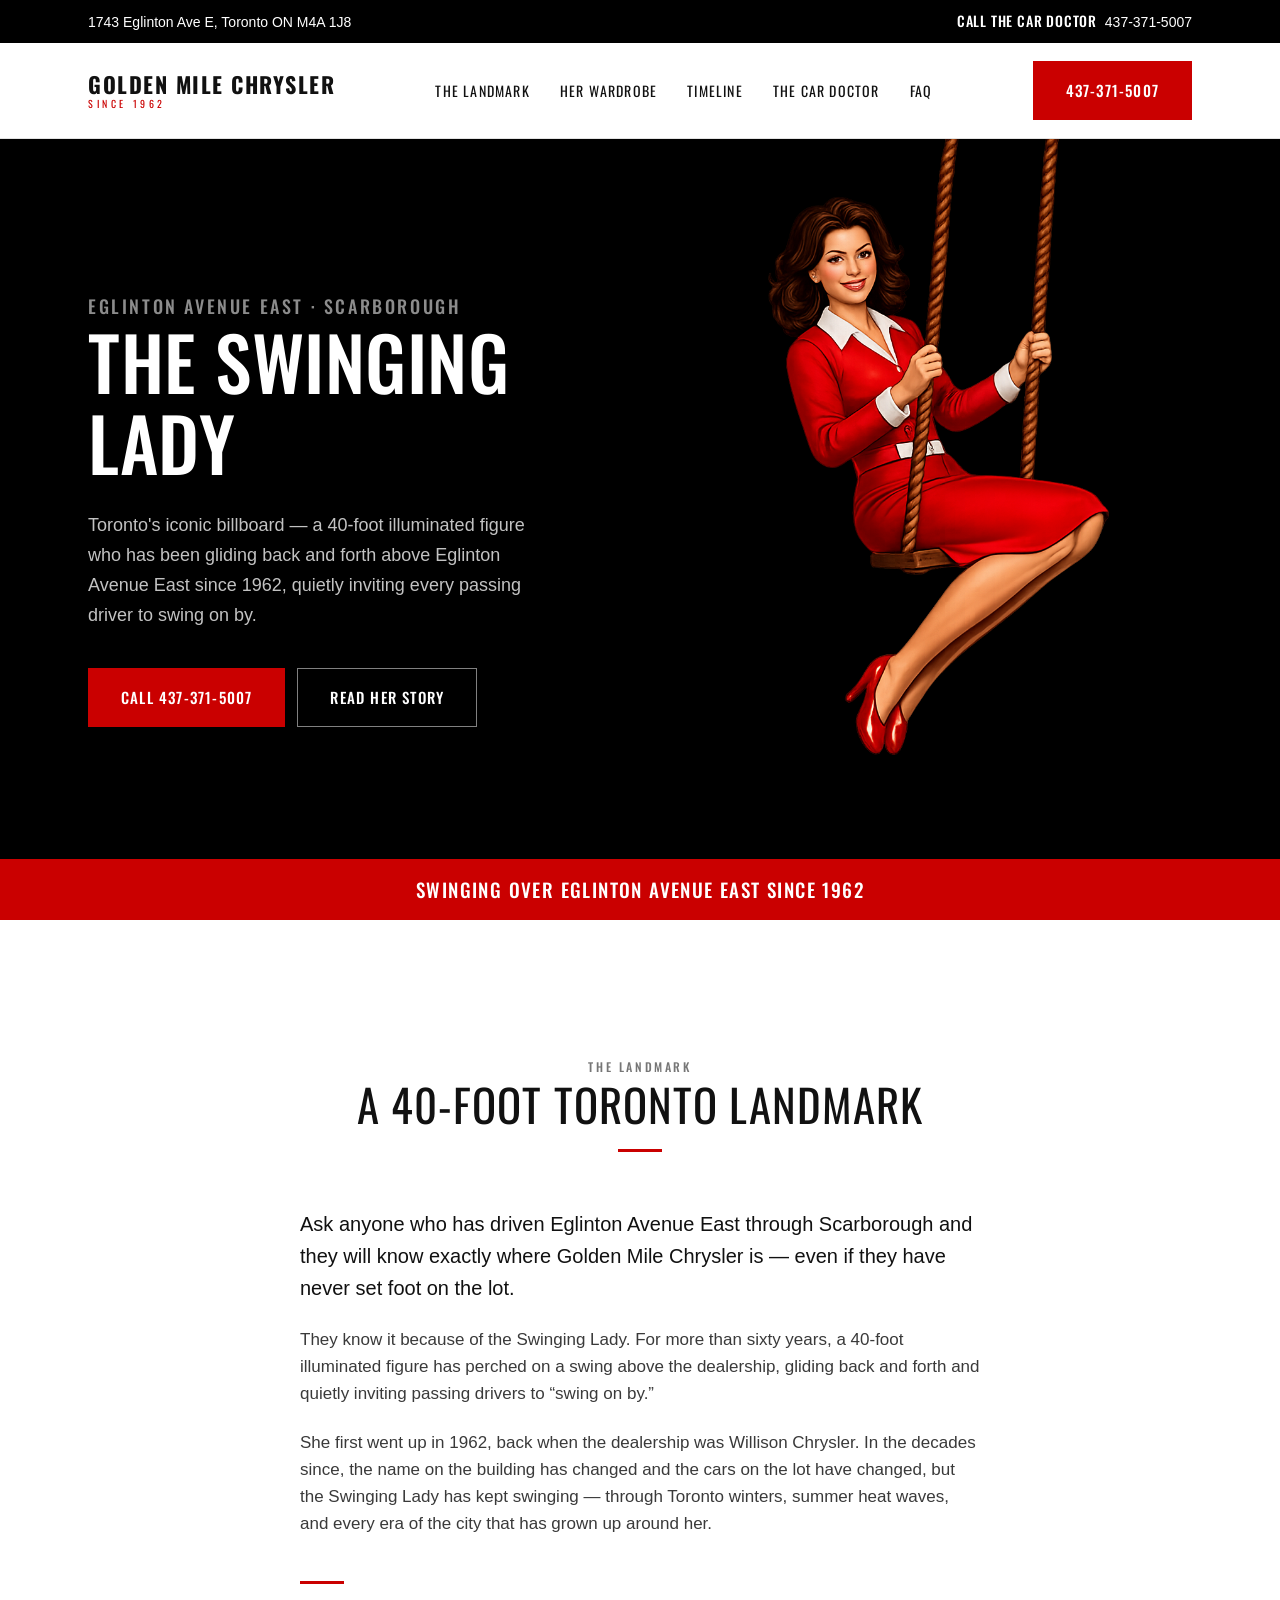
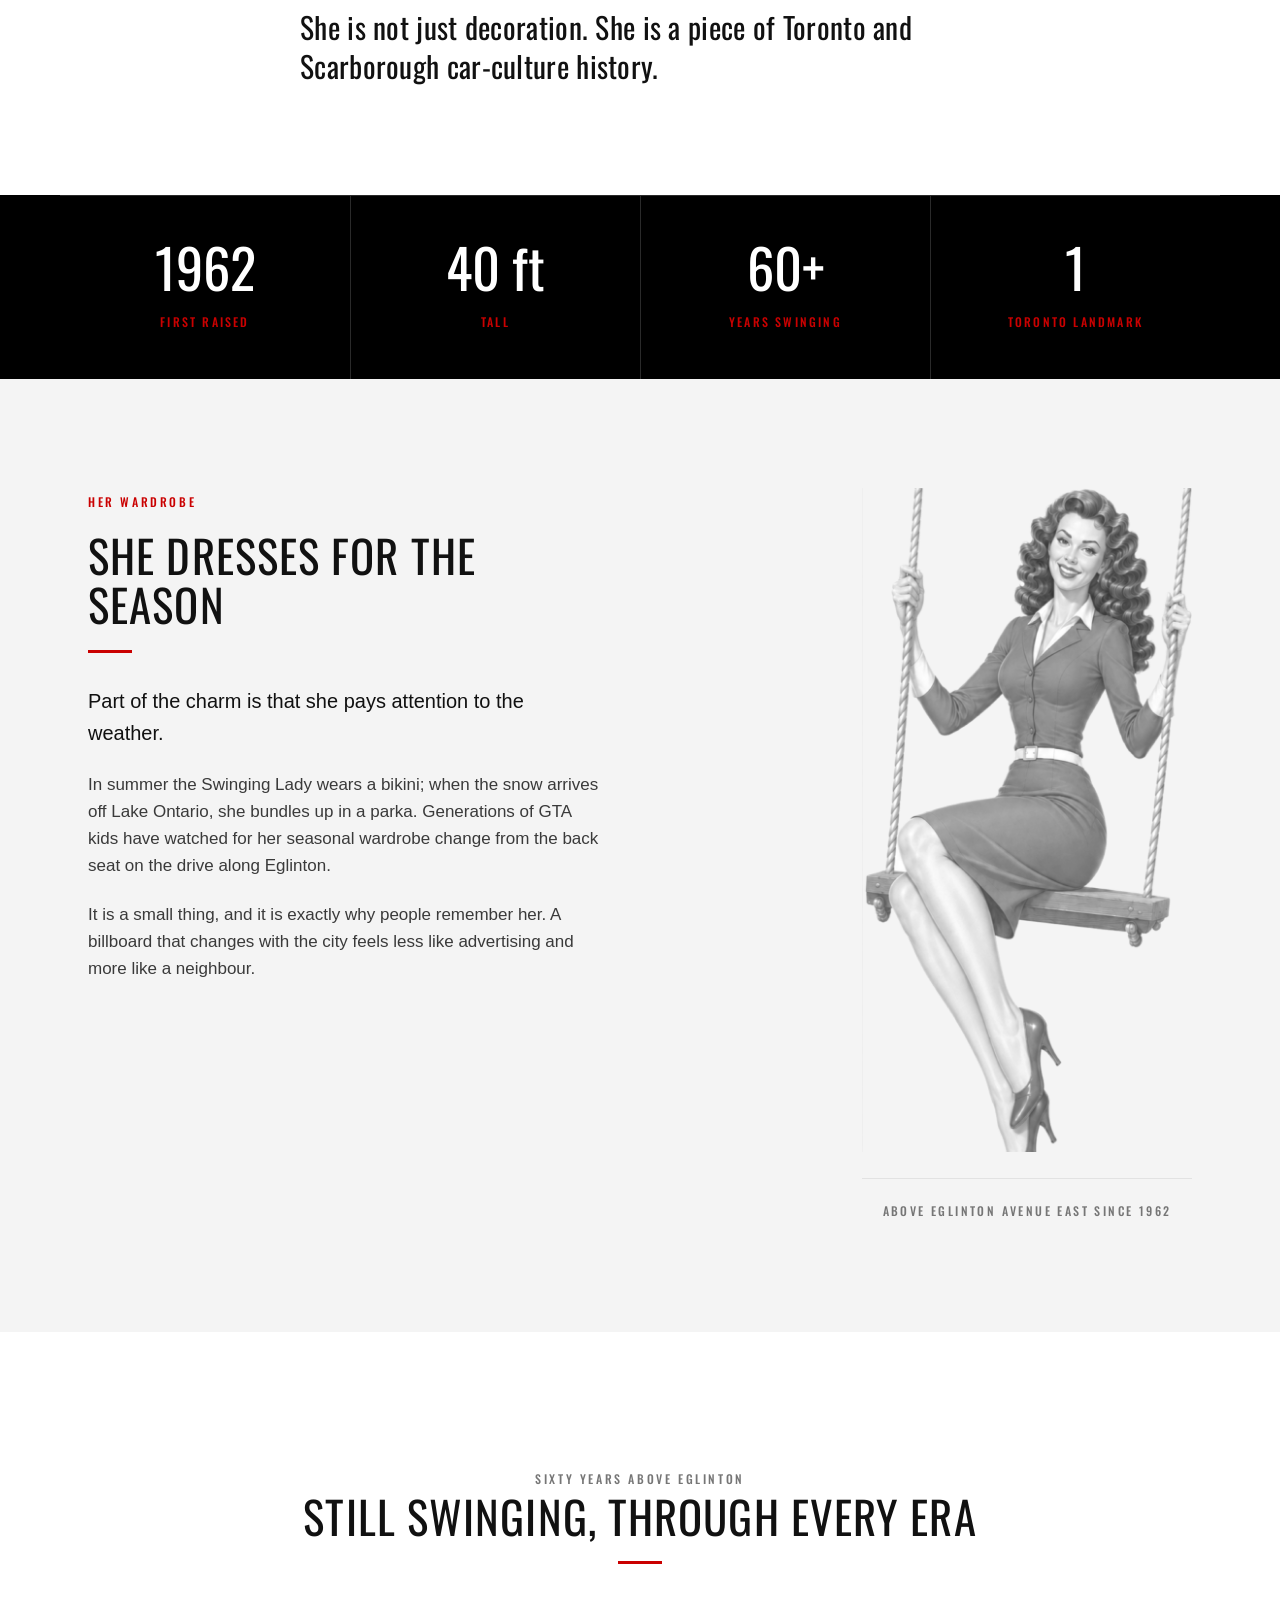
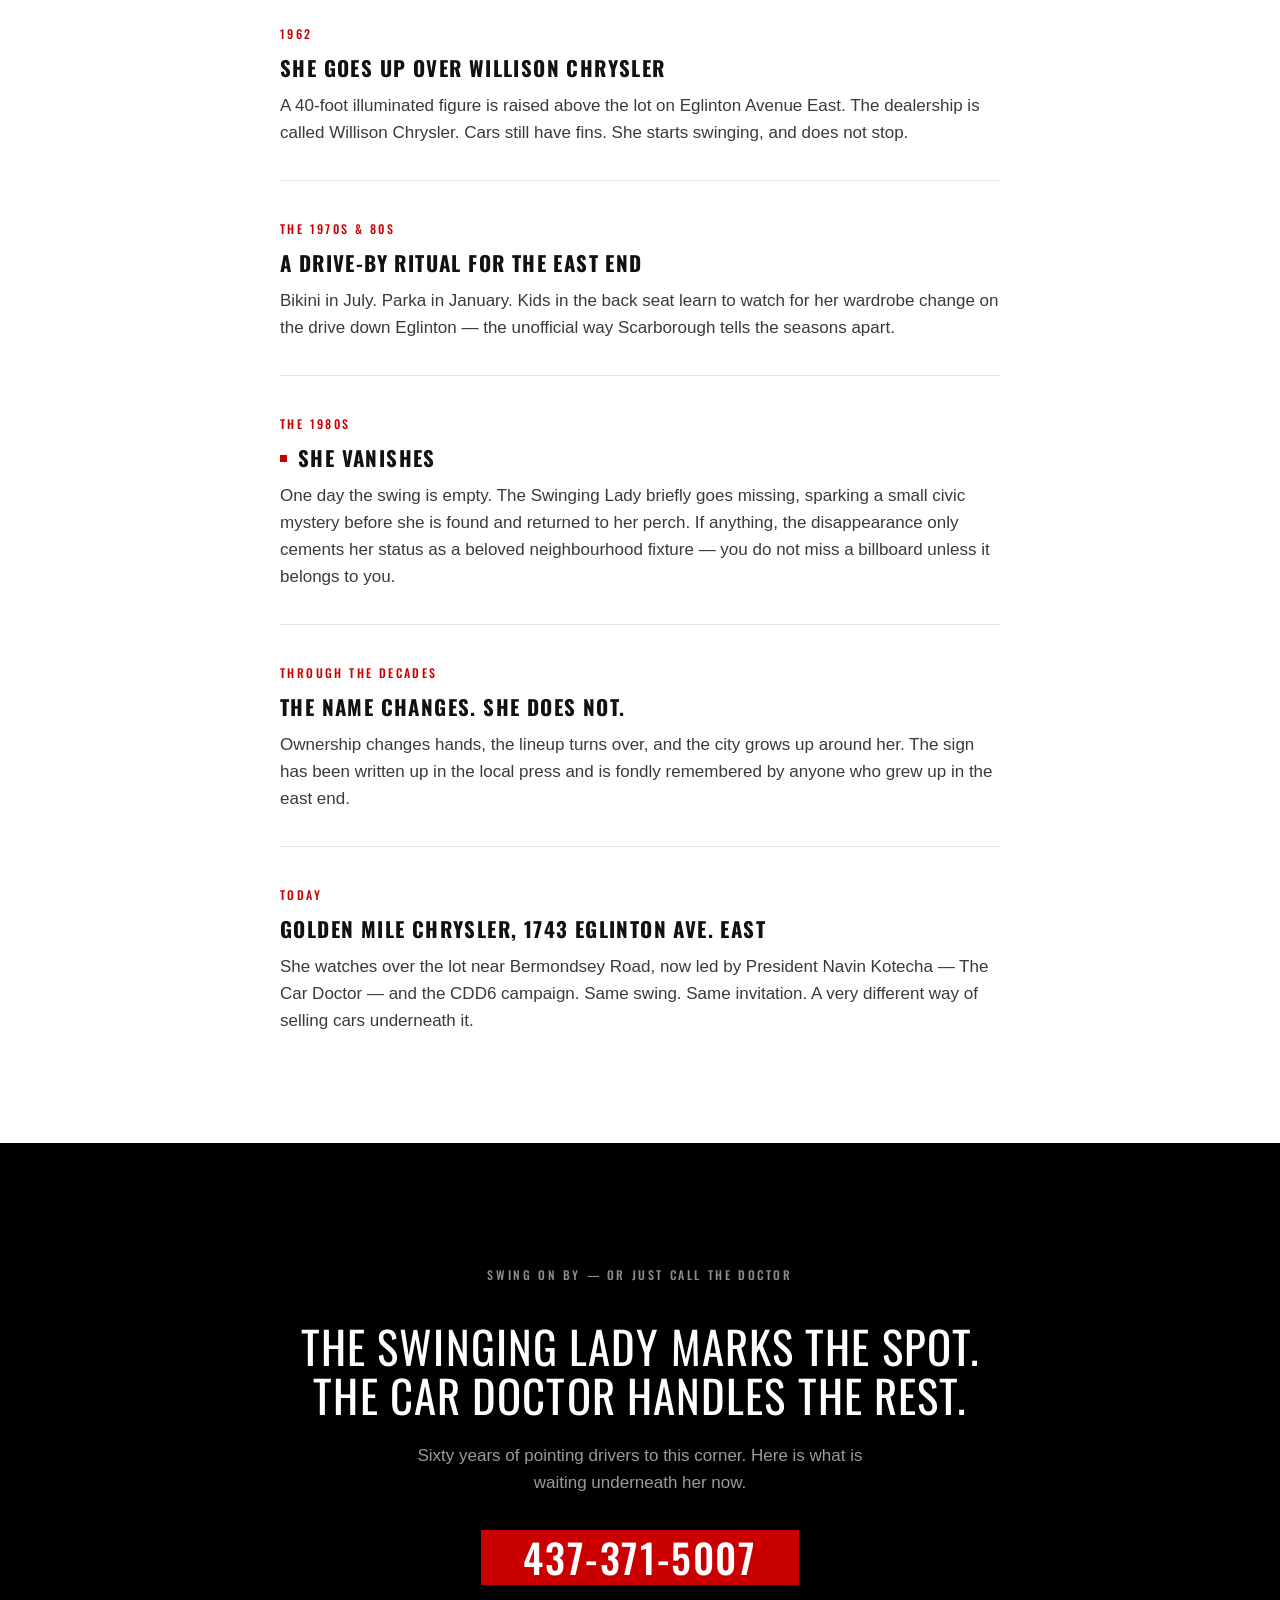
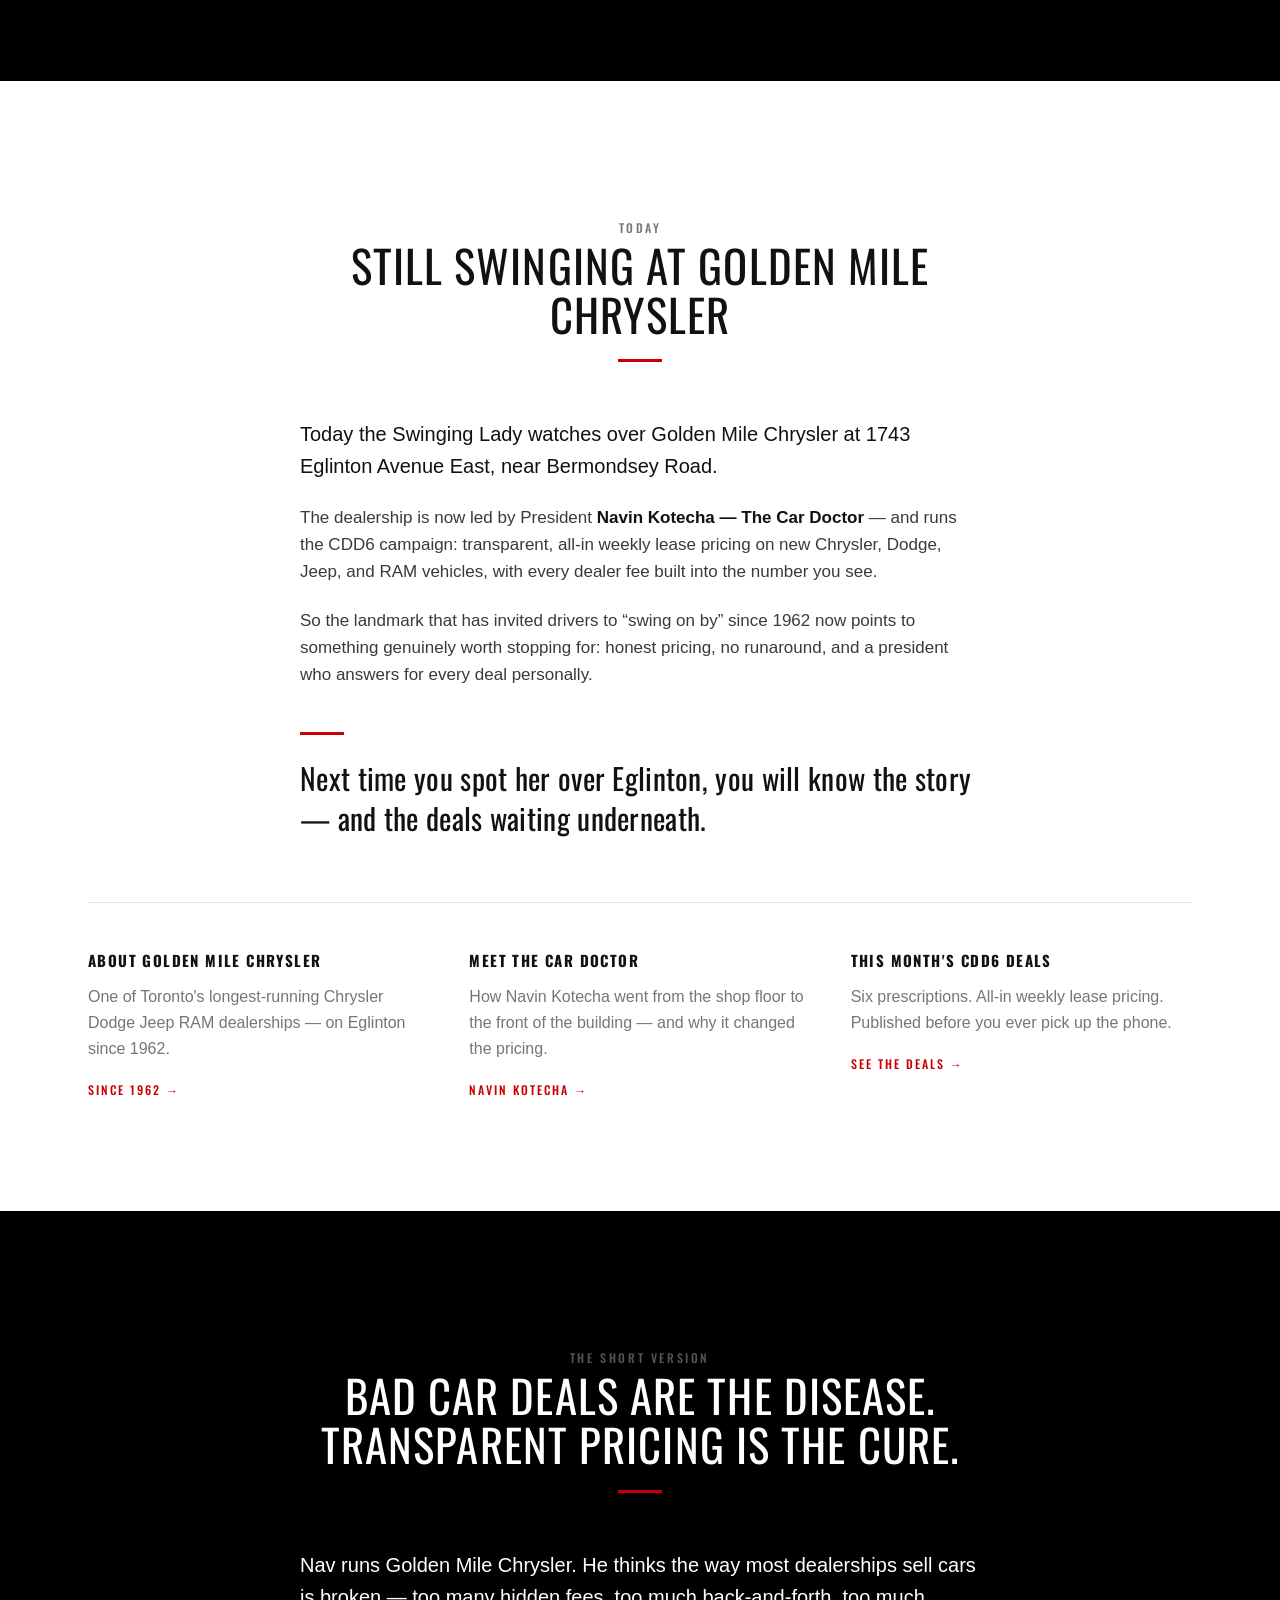
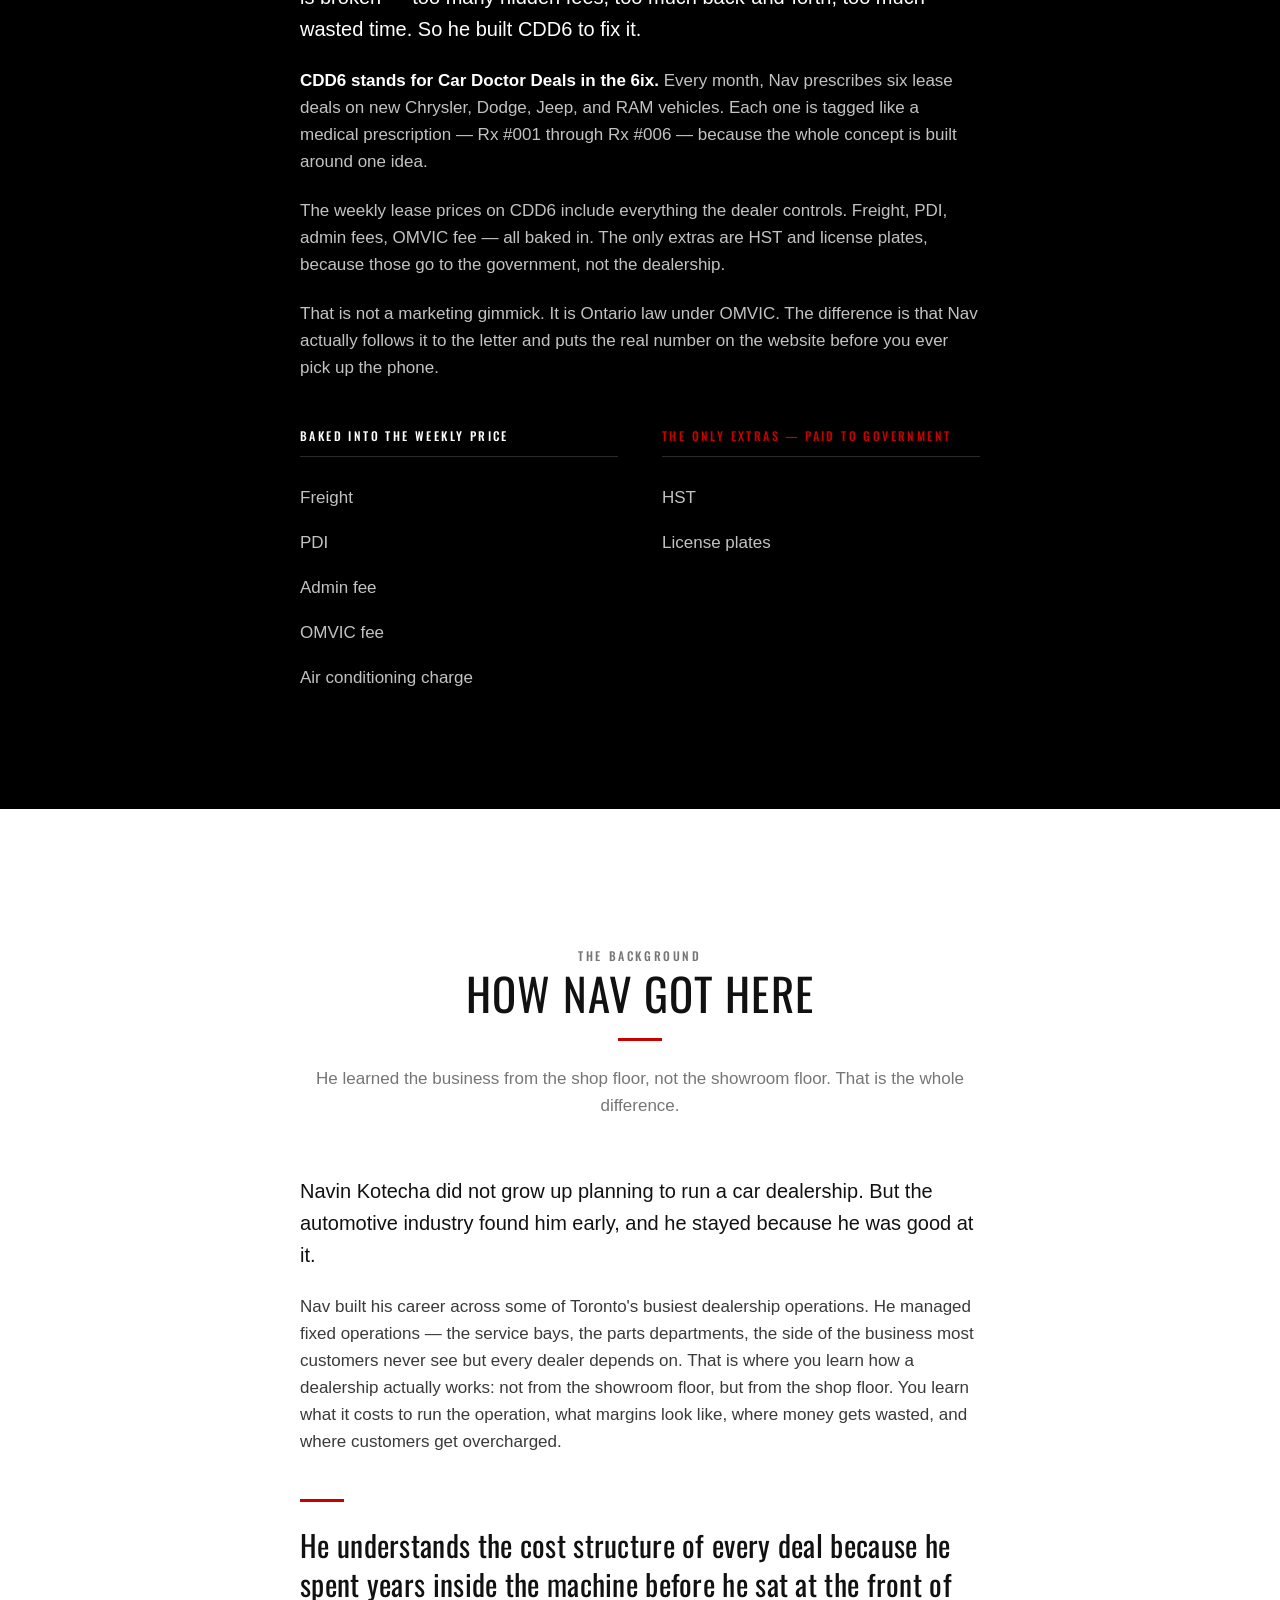
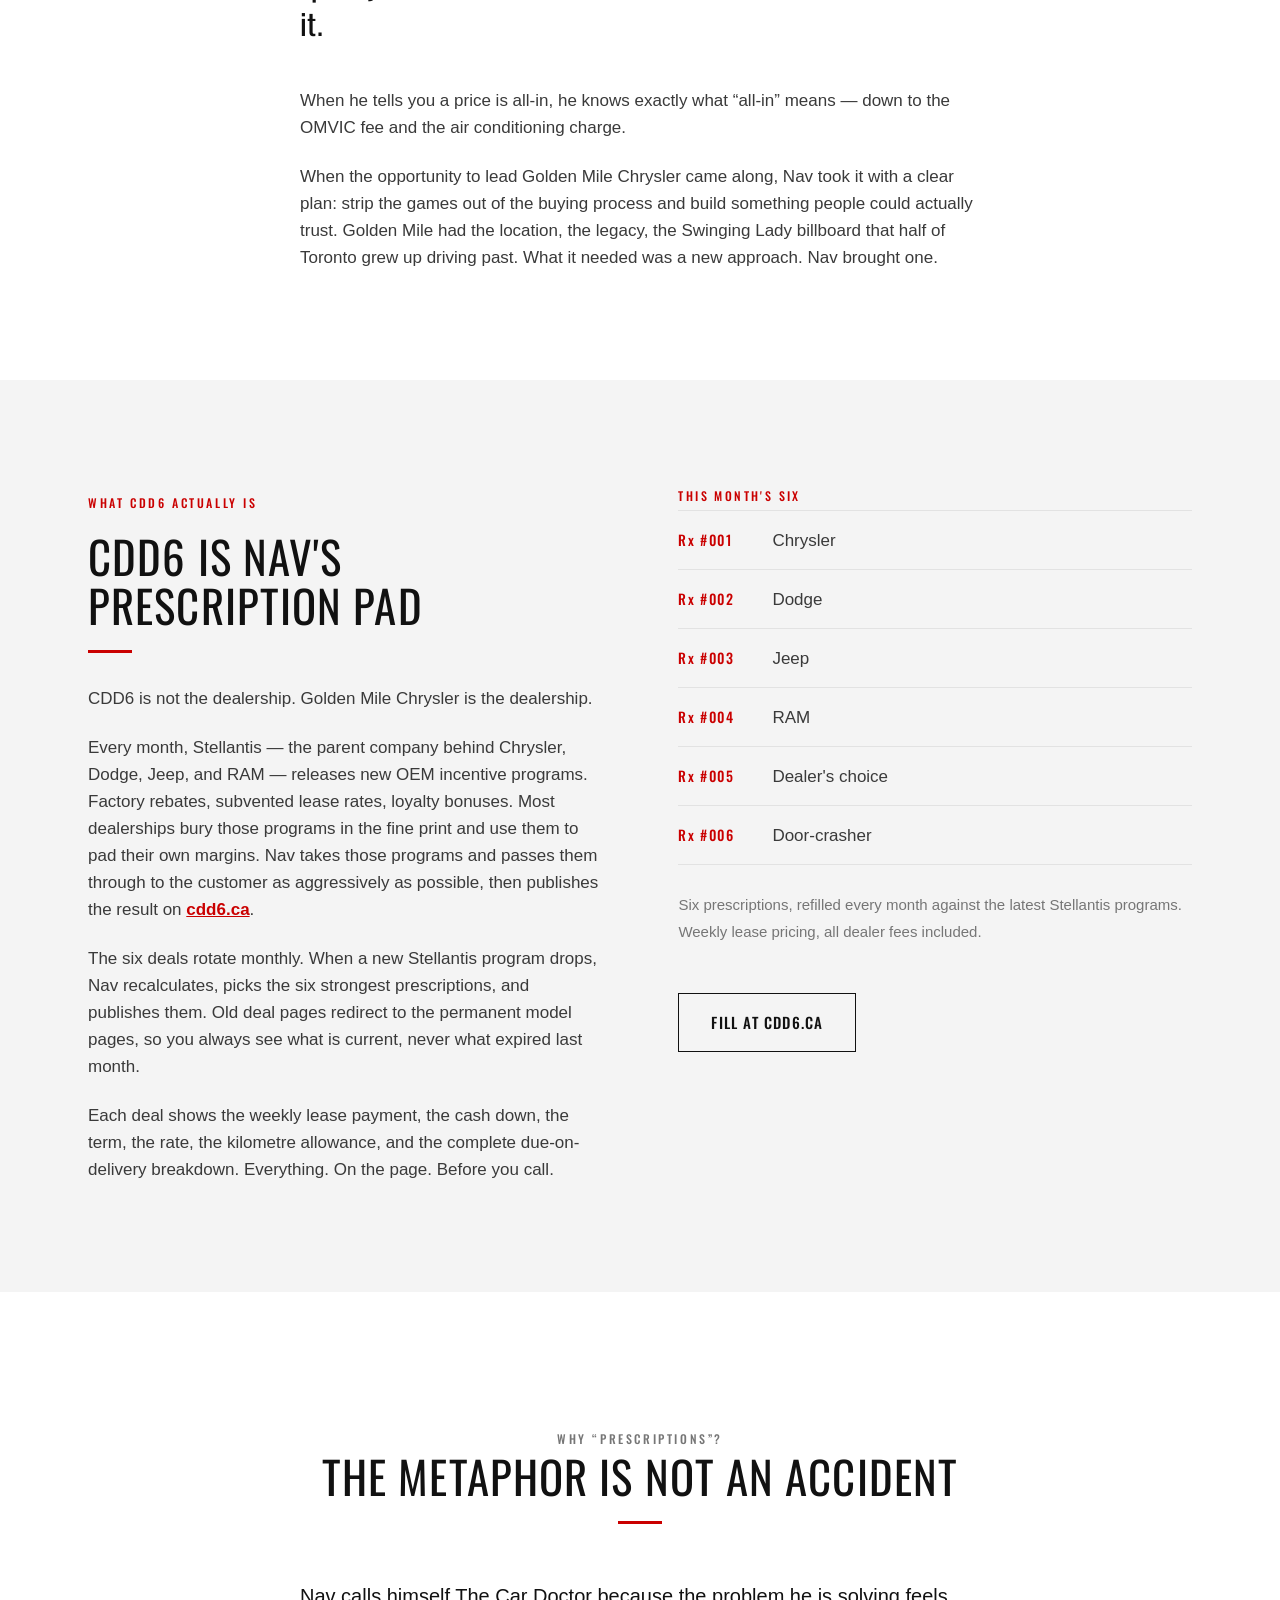
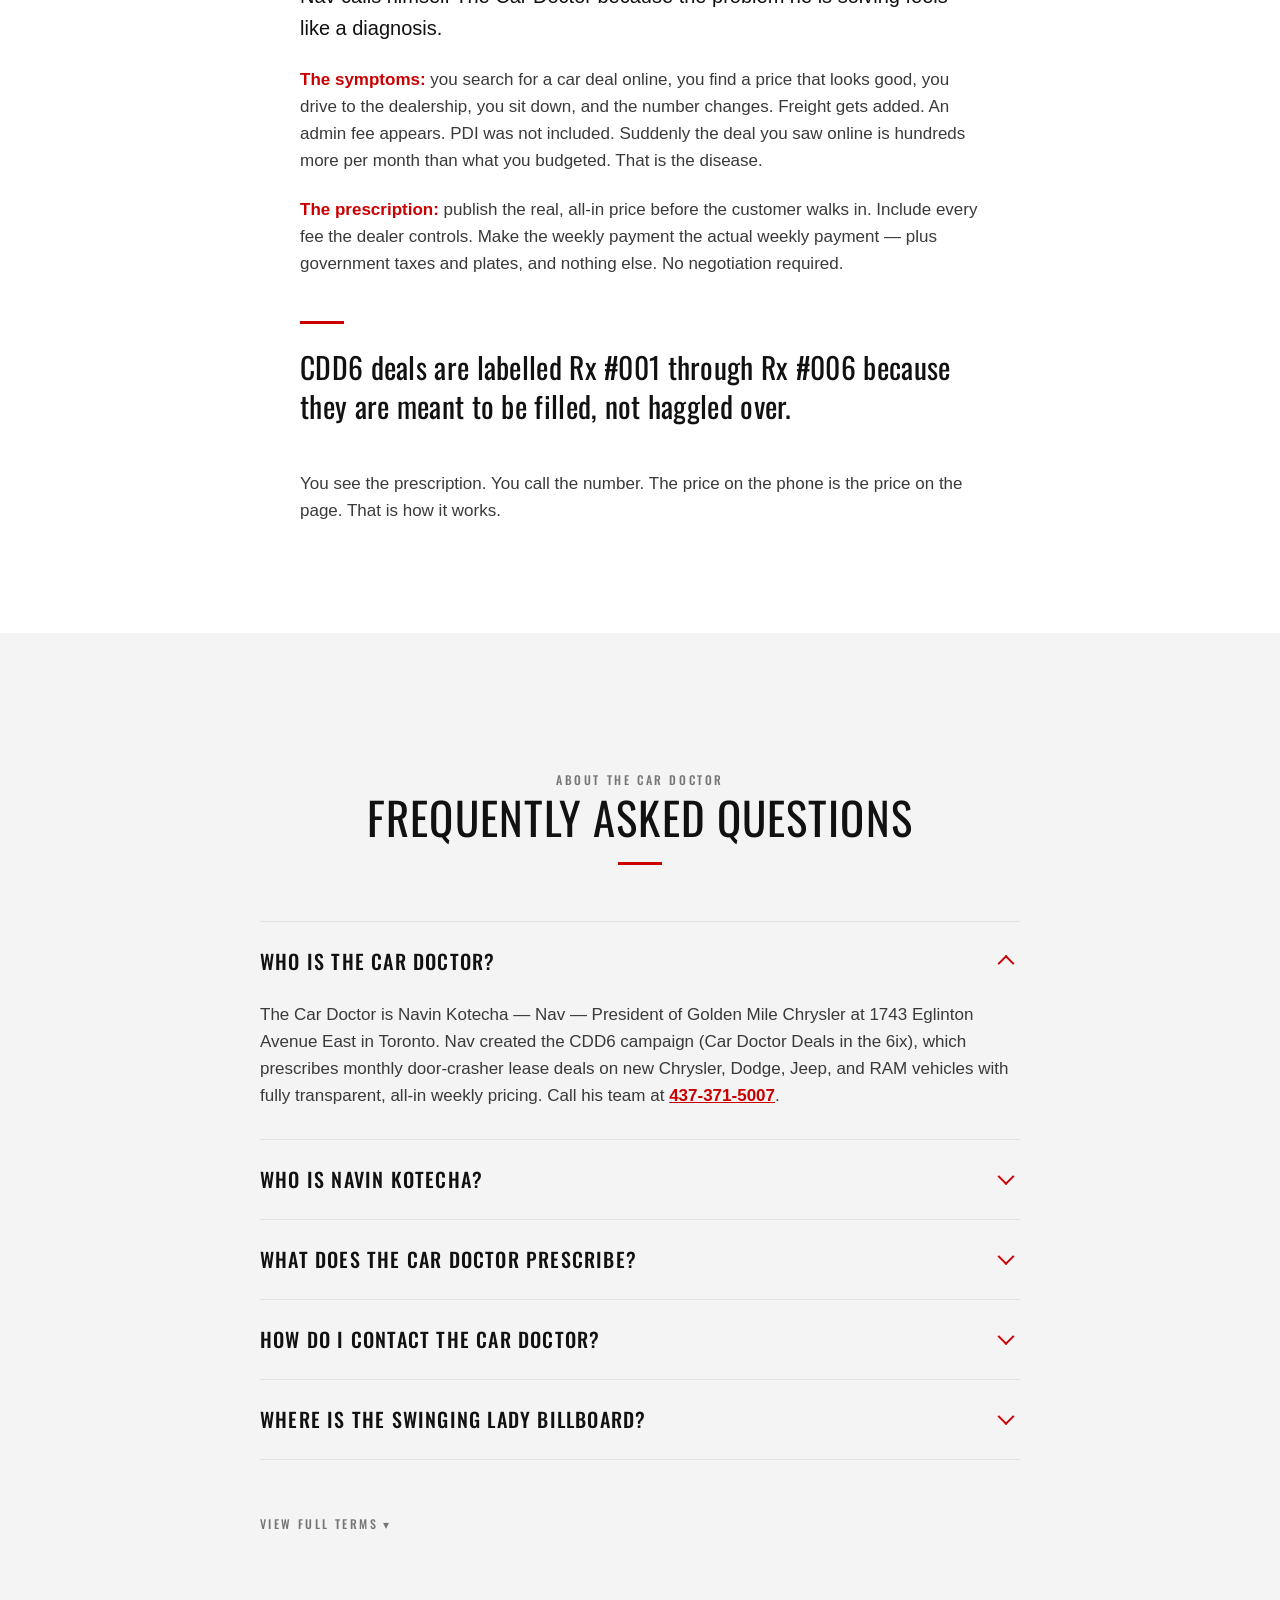
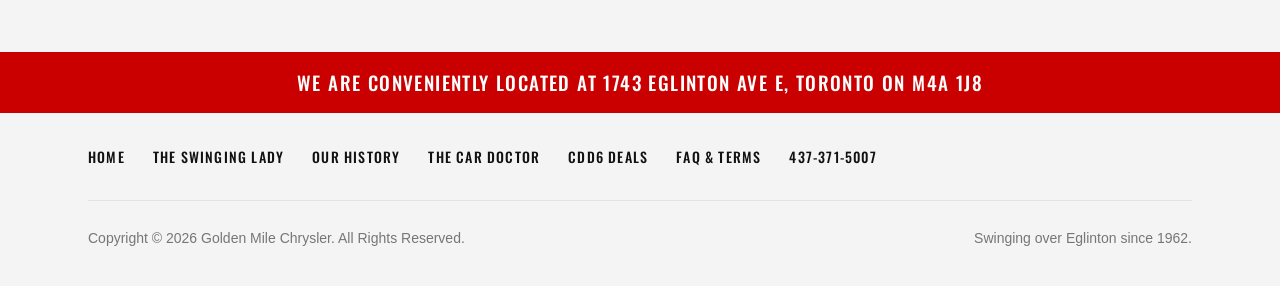
<file: index.html>
<!DOCTYPE html>
<html lang="en">
<head>
<meta charset="utf-8">
<meta name="viewport" content="width=device-width, initial-scale=1">
<title>The Swinging Lady — Golden Mile Chrysler | A Toronto Landmark Since 1962</title>
<meta name="description" content="Since 1962 a 40-foot illuminated Swinging Lady has watched over Eglinton Avenue East. The story of Toronto's most recognizable billboard and the dealership beneath it — Golden Mile Chrysler.">
<meta property="og:title" content="The Swinging Lady — A Toronto Landmark Since 1962">
<meta property="og:description" content="Sixty years above Eglinton Avenue East. The story of the Swinging Lady and Golden Mile Chrysler.">
<meta property="og:type" content="website">
<link rel="preconnect" href="https://fonts.googleapis.com">
<link rel="preconnect" href="https://fonts.gstatic.com" crossorigin>
<link href="https://fonts.googleapis.com/css2?family=Oswald:wght@300;400;500;600;700&display=swap" rel="stylesheet">
<style>
/* ===== TOKENS — matched to goldenmilechrysler.ca ===== */
:root{
  --red:#ca0000;
  --red-dark:#970000;
  --black:#000;
  --ink:#111;
  --body:#3a3a3a;
  --muted:#767676;
  --line:#e2e2e2;
  --grey:#f4f4f4;
  --head:'Oswald','Arial Narrow',Helvetica,Arial,sans-serif;
  --sans:Arial,Helvetica,sans-serif;
}
*{box-sizing:border-box}
html{scroll-behavior:smooth;-webkit-text-size-adjust:100%}
body{
  margin:0;background:#fff;color:var(--body);
  font-family:var(--sans);font-size:17px;line-height:27px;overflow-x:hidden;
}
img{max-width:100%;display:block}
a{color:inherit}

.wrap{width:100%;max-width:1160px;margin:0 auto;padding:0 28px}
.col{max-width:680px}
.col.mid{margin-left:auto;margin-right:auto}

h1,h2,h3{font-family:var(--head);font-weight:400;text-transform:uppercase;letter-spacing:1.1px;color:var(--ink);margin:0;line-height:1.1}
h1{font-size:clamp(2.6rem,6vw,4.6rem);font-weight:500;letter-spacing:.5px}
h2{font-size:clamp(1.9rem,3.6vw,2.8rem)}
h3{font-size:clamp(1.1rem,1.8vw,1.3rem);font-weight:700;letter-spacing:1.4px}
p{margin:0 0 22px}
p:last-child{margin-bottom:0}
strong{color:var(--ink)}
.lede{font-size:20px;line-height:32px;color:var(--ink)}

.eyebrow{
  font-family:var(--head);font-weight:500;font-size:12px;letter-spacing:2.6px;
  text-transform:uppercase;color:var(--red);margin:0 0 16px;
}
.rule{width:44px;height:3px;background:var(--red);border:0;margin:20px 0 0}
.head{text-align:center;max-width:720px;margin:0 auto 56px}
.head .rule{margin-left:auto;margin-right:auto}
.head p{margin:24px 0 0;color:var(--muted)}

/* ===== BUTTONS ===== */
.btn{
  display:inline-flex;align-items:center;justify-content:center;
  font-family:var(--head);font-weight:500;font-size:15px;letter-spacing:1.2px;text-transform:uppercase;
  padding:15px 32px;text-decoration:none;border:1px solid transparent;cursor:pointer;
  transition:background .18s,color .18s,border-color .18s;
}
.btn-red{background:var(--red);color:#fff;border-color:var(--red)}
.btn-red:hover{background:var(--red-dark);border-color:var(--red-dark)}
.btn-line{background:transparent;color:var(--ink);border-color:var(--ink)}
.btn-line:hover{background:var(--ink);color:#fff}
.btn-light{background:transparent;color:#fff;border-color:rgba(255,255,255,.5)}
.btn-light:hover{background:#fff;color:var(--ink);border-color:#fff}

/* ===== TOP BAR + HEADER ===== */
.topbar{background:var(--black);color:#fff;font-size:14px;line-height:20px}
.topbar .wrap{display:flex;align-items:center;justify-content:space-between;gap:18px;padding-top:11px;padding-bottom:11px;flex-wrap:wrap}
.topbar a{color:#fff;text-decoration:none}
.topbar a:hover{color:#ff5a5a}
.topbar b{font-family:var(--head);font-weight:500;letter-spacing:.8px;text-transform:uppercase}

.hdr{background:#fff;border-bottom:1px solid var(--line);position:sticky;top:0;z-index:60}
.hdr .wrap{display:flex;align-items:center;justify-content:space-between;gap:24px;padding-top:18px;padding-bottom:18px}
.logo{text-decoration:none;display:block;line-height:1}
.logo b{display:block;font-family:var(--head);font-weight:700;font-size:22px;letter-spacing:1.5px;text-transform:uppercase;color:var(--ink)}
.logo span{display:block;font-family:var(--head);font-weight:400;font-size:10px;letter-spacing:3.6px;text-transform:uppercase;color:var(--red);margin-top:4px}
.nav{display:flex;align-items:center;gap:30px}
.nav a{
  font-family:var(--head);font-weight:400;font-size:14px;letter-spacing:1.2px;text-transform:uppercase;
  color:var(--ink);text-decoration:none;transition:color .18s;
}
.nav a:hover{color:var(--red)}
.navtoggle{display:none;background:none;border:1px solid var(--line);padding:10px 13px;cursor:pointer;font-size:15px;line-height:1}

/* ===== HERO — just her, on black ===== */
.hero{position:relative;background:var(--black);color:#fff;padding:96px 0 104px;overflow:hidden}
.hero .wrap{display:grid;grid-template-columns:1.04fr .96fr;gap:48px;align-items:center}
.hero h1{color:#fff}
.hero .eyebrow{color:#fff;opacity:.55}
.hero p{color:#c2c2c2;max-width:44ch;margin:28px 0 0;font-size:18px;line-height:30px}
.hero .cta{display:flex;flex-wrap:wrap;gap:12px;margin-top:38px}
.herofig{position:relative;align-self:stretch;min-height:520px}
.hang{position:absolute;top:-96px;bottom:0;left:0;right:0;display:flex;justify-content:center}
.hang img{
  height:100%;width:auto;max-width:none;
  transform-origin:68.4% 0%;
  animation:swing 5.6s cubic-bezier(.42,0,.58,1) infinite alternate;
  animation-play-state:paused;
}
@keyframes swing{from{transform:rotate(-6deg)}to{transform:rotate(6deg)}}
.swinging{animation-play-state:running!important}

/* ===== RED STRIP ===== */
.strip{background:var(--red);color:#fff;text-align:center;padding:17px 24px}
.strip p{margin:0;font-family:var(--head);font-weight:500;font-size:clamp(15px,1.9vw,19px);letter-spacing:1.4px;text-transform:uppercase}

/* ===== SECTIONS ===== */
.sec{padding:clamp(68px,8.5vw,112px) 0}
.sec.grey{background:var(--grey)}
.sec.black{background:var(--black);color:#c2c2c2}
.sec.black h2,.sec.black h3{color:#fff}
.sec.black .lede,.sec.black strong{color:#fff}
.sec.black .eyebrow{color:#fff;opacity:.55}
.sec.black .head p{color:#9a9a9a}
.split{display:grid;grid-template-columns:1fr 1fr;gap:clamp(40px,6vw,80px);align-items:center}
.split.top{align-items:start}

/* ===== QUOTE ===== */
.quote{
  margin:44px 0 0;padding:0;border:0;
  font-family:var(--head);font-weight:400;font-size:clamp(1.35rem,2.6vw,1.85rem);
  line-height:1.32;color:var(--ink);letter-spacing:.3px;
}
.quote::before{content:"";display:block;width:44px;height:3px;background:var(--red);margin-bottom:24px}
.sec.black .quote{color:#fff}

/* ===== STATS ===== */
.stats{display:grid;grid-template-columns:repeat(4,1fr);border-top:1px solid #2a2a2a}
.stat{text-align:center;padding:44px 18px;border-left:1px solid #2a2a2a}
.stat:first-child{border-left:0}
.stat b{display:block;font-family:var(--head);font-weight:400;font-size:clamp(2.3rem,4.6vw,3.4rem);color:#fff;line-height:1}
.stat span{display:block;margin-top:14px;font-family:var(--head);font-weight:500;font-size:12px;letter-spacing:2.2px;text-transform:uppercase;color:var(--red)}

/* ===== HER PANEL ===== */
.panel{position:relative;width:100%;max-width:330px;margin:0;justify-self:end}
.panel img{width:100%;height:auto}
.panel figcaption{
  border-top:1px solid var(--line);margin-top:26px;padding:18px 0 0;text-align:center;
  font-family:var(--head);font-weight:500;font-size:12px;letter-spacing:2.4px;text-transform:uppercase;color:var(--muted);
}

/* ===== TIMELINE ===== */
.timeline{max-width:720px;margin:0 auto}
.tl{padding:34px 0;border-top:1px solid var(--line)}
.tl:first-child{border-top:0;padding-top:0}
.tl:last-child{padding-bottom:0}
.tl .yr{display:block;font-family:var(--head);font-weight:500;font-size:12px;letter-spacing:2.4px;text-transform:uppercase;color:var(--red);margin-bottom:10px}
.tl h3{margin-bottom:12px}
.tl p{margin:0}
.tl.hot .yr{color:var(--red)}
.tl.hot h3{position:relative;padding-left:18px}
.tl.hot h3::before{content:"";position:absolute;left:0;top:.36em;width:7px;height:7px;background:var(--red)}

/* ===== CTA BAND ===== */
.band{background:var(--black);color:#fff;text-align:center;padding:clamp(64px,8vw,96px) 0}
.band h2{color:#fff}
.band p{color:#9a9a9a;max-width:52ch;margin:22px auto 34px}
.phone{
  display:inline-flex;align-items:center;text-decoration:none;
  font-family:var(--head);font-weight:500;font-size:clamp(1.7rem,4vw,2.5rem);letter-spacing:1.6px;
  color:#fff;background:var(--red);padding:14px 42px;transition:background .18s;
}
.phone:hover{background:var(--red-dark)}

/* ===== TWO-COLUMN LISTS (fees) ===== */
.fees{display:grid;grid-template-columns:1fr 1fr;gap:44px;margin-top:48px}
.fees h3{font-size:12px;letter-spacing:2.4px;font-weight:500;margin-bottom:18px;padding-bottom:14px;border-bottom:1px solid #2a2a2a}
.fees .out h3{color:var(--red)}
.fees ul{margin:0;padding:0;list-style:none}
.fees li{padding:9px 0;font-size:17px}

/* ===== RX LIST ===== */
.rx{margin-top:8px;border-top:1px solid var(--line)}
.rx div{display:flex;align-items:baseline;gap:18px;padding:15px 0;border-bottom:1px solid var(--line)}
.rx b{font-family:var(--head);font-weight:500;font-size:14px;letter-spacing:1.6px;color:var(--red);min-width:76px}
.rx span{font-size:17px}
.rxnote{margin-top:26px;font-size:15px;color:var(--muted)}

/* ===== LINK ROW ===== */
.links{display:grid;grid-template-columns:repeat(3,1fr);gap:40px;margin-top:64px;padding-top:44px;border-top:1px solid var(--line)}
.links a{display:block;text-decoration:none}
.links b{display:block;font-family:var(--head);font-weight:700;font-size:15px;letter-spacing:1.4px;text-transform:uppercase;color:var(--ink);margin-bottom:10px}
.links span{display:block;font-size:16px;line-height:26px;color:var(--muted)}
.links em{display:block;margin-top:14px;font-style:normal;font-family:var(--head);font-weight:500;font-size:12px;letter-spacing:2px;text-transform:uppercase;color:var(--red)}
.links a:hover b{color:var(--red)}

/* ===== FAQ ===== */
.faq{max-width:760px;margin:0 auto;border-top:1px solid var(--line)}
.faq details{border-bottom:1px solid var(--line)}
.faq summary{
  cursor:pointer;list-style:none;padding:26px 46px 26px 0;position:relative;
  font-family:var(--head);font-weight:500;font-size:clamp(17px,2vw,20px);letter-spacing:1.2px;
  text-transform:uppercase;color:var(--ink);
}
.faq summary::-webkit-details-marker{display:none}
.faq summary:hover{color:var(--red)}
.faq summary::after{
  content:"";position:absolute;right:8px;top:50%;width:10px;height:10px;
  border-right:2px solid var(--red);border-bottom:2px solid var(--red);
  transform:translateY(-70%) rotate(45deg);transition:transform .2s;
}
.faq details[open] summary::after{transform:translateY(-30%) rotate(-135deg)}
.faq .ans{padding:0 8px 30px 0;font-size:17px}
.faq .ans a{color:var(--red);font-weight:bold}

.terms{max-width:760px;margin:44px auto 0}
.terms summary{cursor:pointer;list-style:none;font-family:var(--head);font-weight:500;font-size:12px;letter-spacing:2.4px;text-transform:uppercase;color:var(--muted);padding:6px 0}
.terms summary::-webkit-details-marker{display:none}
.terms summary:hover{color:var(--red)}
.terms .b{padding-top:18px;font-size:14px;line-height:24px;color:var(--muted)}

/* ===== FOOTER ===== */
.locbar{background:var(--red);color:#fff;text-align:center;padding:17px 24px}
.locbar p{margin:0;font-family:var(--head);font-weight:500;font-size:clamp(15px,1.9vw,19px);letter-spacing:1.4px;text-transform:uppercase}
.locbar a{color:#fff;text-decoration:none}
footer{background:var(--grey)}
.fnav{display:flex;flex-wrap:wrap;gap:28px;padding:30px 0;border-bottom:1px solid var(--line)}
.fnav a{font-family:var(--head);font-weight:500;font-size:14px;letter-spacing:1.2px;text-transform:uppercase;color:var(--ink);text-decoration:none}
.fnav a:hover{color:var(--red)}
.fbot{display:flex;flex-wrap:wrap;justify-content:space-between;gap:14px;padding:24px 0 34px;font-size:14px;color:var(--muted)}

/* ===== REVEAL ===== */
.rv{opacity:0;transform:translateY(14px);transition:opacity .5s ease,transform .5s ease}
.rv.on{opacity:1;transform:none}
@media (prefers-reduced-motion:reduce){
  .rv{opacity:1;transform:none;transition:none}
  .hang img,.panel .stage img{animation:none!important}
  html{scroll-behavior:auto}
}

/* ===== RESPONSIVE ===== */
@media (max-width:1000px){
  .hero{padding:64px 0 0}
  .hero .wrap{grid-template-columns:1fr;gap:40px}
  .herofig{min-height:430px}
  .hang{top:0;position:relative;height:430px}
  .hang img{height:430px}
  .split{grid-template-columns:1fr;gap:44px}
  .panel{max-width:300px;justify-self:center}
  .links{grid-template-columns:1fr;gap:32px}
  .stats{grid-template-columns:1fr 1fr}
  .stat:nth-child(3){border-left:0}
  .stat:nth-child(n+3){border-top:1px solid #2a2a2a}
  .fees{grid-template-columns:1fr;gap:32px}
  .nav{display:none}
  .navtoggle{display:block}
  .hdr{position:relative}
  .hdr.open .nav{
    display:flex;flex-direction:column;align-items:stretch;gap:0;
    position:absolute;top:100%;left:0;right:0;background:#fff;
    border-bottom:1px solid var(--line);padding:0 28px 16px;
  }
  .hdr.open .nav a{padding:15px 0;border-top:1px solid var(--line)}
}
@media (max-width:640px){
  body{font-size:16px;line-height:26px}
  .wrap{padding:0 20px}
  .stats{grid-template-columns:1fr}
  .stat{border-left:0;border-top:1px solid #2a2a2a;padding:32px 18px}
  .stat:first-child{border-top:0}
  .topbar .wrap{font-size:13px;gap:6px}
  .logo b{font-size:18px}
  .btn{padding:13px 20px;font-size:14px}
  .hang{height:340px}
  .hang img{height:340px}
  .herofig{min-height:340px}
}
</style>
</head>
<body>

<div class="topbar">
  <div class="wrap">
    <span><a href="https://maps.google.com/?q=1743+Eglinton+Avenue+East+Toronto+ON+M4A+1J8" target="_blank" rel="noopener">1743 Eglinton Ave E, Toronto ON M4A 1J8</a></span>
    <span><b>Call The Car Doctor</b> &nbsp;<a href="tel:+14373715007">437-371-5007</a></span>
  </div>
</div>

<header class="hdr" id="hdr">
  <div class="wrap">
    <a class="logo" href="#top"><b>Golden Mile Chrysler</b><span>Since 1962</span></a>
    <nav class="nav" id="nav">
      <a href="#landmark">The Landmark</a>
      <a href="#seasons">Her Wardrobe</a>
      <a href="#timeline">Timeline</a>
      <a href="#doctor">The Car Doctor</a>
      <a href="#faq">FAQ</a>
    </nav>
    <div style="display:flex;align-items:center;gap:10px">
      <a class="btn btn-red" href="tel:+14373715007">437-371-5007</a>
      <button class="navtoggle" id="navtoggle" aria-label="Menu" aria-expanded="false">&#9776;</button>
    </div>
  </div>
</header>

<!-- ===== HERO ===== -->
<section class="hero" id="top">
  <div class="wrap">
    <div>
      <p class="eyebrow">Eglinton Avenue East &middot; Scarborough</p>
      <h1>The Swinging Lady</h1>
      <p>Toronto's iconic billboard — a 40-foot illuminated figure who has been gliding back and forth above Eglinton Avenue East since 1962, quietly inviting every passing driver to swing on by.</p>
      <div class="cta">
        <a class="btn btn-red" href="tel:+14373715007">Call 437-371-5007</a>
        <a class="btn btn-light" href="#landmark">Read Her Story</a>
      </div>
    </div>
    <div class="herofig">
      <span class="hang">
        <img class="swing" src="images/swinging-lady.png" width="543" height="979" fetchpriority="high" alt="The Swinging Lady — the 40-foot illuminated figure that has hung above Golden Mile Chrysler on Eglinton Avenue East since 1962">
      </span>
    </div>
  </div>
</section>

<div class="strip"><p>Swinging over Eglinton Avenue East since 1962</p></div>

<!-- ===== LANDMARK ===== -->
<section class="sec" id="landmark">
  <div class="wrap">
    <div class="head">
      <p class="eyebrow">The Landmark</p>
      <h2>A 40-Foot Toronto Landmark</h2>
      <hr class="rule">
    </div>
    <div class="col mid">
      <p class="lede rv">Ask anyone who has driven Eglinton Avenue East through Scarborough and they will know exactly where Golden Mile Chrysler is — even if they have never set foot on the lot.</p>
      <p class="rv">They know it because of the Swinging Lady. For more than sixty years, a 40-foot illuminated figure has perched on a swing above the dealership, gliding back and forth and quietly inviting passing drivers to “swing on by.”</p>
      <p class="rv">She first went up in 1962, back when the dealership was Willison Chrysler. In the decades since, the name on the building has changed and the cars on the lot have changed, but the Swinging Lady has kept swinging — through Toronto winters, summer heat waves, and every era of the city that has grown up around her.</p>
      <blockquote class="quote rv">She is not just decoration. She is a piece of Toronto and Scarborough car-culture history.</blockquote>
    </div>
  </div>
</section>

<!-- ===== STATS ===== -->
<section class="sec black" style="padding:0">
  <div class="wrap" style="padding:0">
    <div class="stats">
      <div class="stat"><b>1962</b><span>First Raised</span></div>
      <div class="stat"><b>40 ft</b><span>Tall</span></div>
      <div class="stat"><b>60+</b><span>Years Swinging</span></div>
      <div class="stat"><b>1</b><span>Toronto Landmark</span></div>
    </div>
  </div>
</section>

<!-- ===== SEASONS ===== -->
<section class="sec grey" id="seasons">
  <div class="wrap">
    <div class="split top">
      <div>
        <p class="eyebrow rv">Her Wardrobe</p>
        <h2 class="rv">She Dresses for the Season</h2>
        <hr class="rule rv">
        <p class="lede rv" style="margin-top:32px">Part of the charm is that she pays attention to the weather.</p>
        <p class="rv">In summer the Swinging Lady wears a bikini; when the snow arrives off Lake Ontario, she bundles up in a parka. Generations of GTA kids have watched for her seasonal wardrobe change from the back seat on the drive along Eglinton.</p>
        <p class="rv">It is a small thing, and it is exactly why people remember her. A billboard that changes with the city feels less like advertising and more like a neighbour.</p>
      </div>
      <figure class="panel rv">
        <img src="images/swinging-lady-bw.png" width="680" height="1367" loading="lazy" decoding="async" alt="Illustration of the Swinging Lady on her swing">
        <figcaption>Above Eglinton Avenue East since 1962</figcaption>
      </figure>
    </div>
  </div>
</section>

<!-- ===== TIMELINE ===== -->
<section class="sec" id="timeline">
  <div class="wrap">
    <div class="head">
      <p class="eyebrow">Sixty Years Above Eglinton</p>
      <h2>Still Swinging, Through Every Era</h2>
      <hr class="rule">
    </div>
    <div class="timeline">
      <div class="tl rv">
        <span class="yr">1962</span>
        <h3>She goes up over Willison Chrysler</h3>
        <p>A 40-foot illuminated figure is raised above the lot on Eglinton Avenue East. The dealership is called Willison Chrysler. Cars still have fins. She starts swinging, and does not stop.</p>
      </div>
      <div class="tl rv">
        <span class="yr">The 1970s &amp; 80s</span>
        <h3>A drive-by ritual for the east end</h3>
        <p>Bikini in July. Parka in January. Kids in the back seat learn to watch for her wardrobe change on the drive down Eglinton — the unofficial way Scarborough tells the seasons apart.</p>
      </div>
      <div class="tl hot rv">
        <span class="yr">The 1980s</span>
        <h3>She vanishes</h3>
        <p>One day the swing is empty. The Swinging Lady briefly goes missing, sparking a small civic mystery before she is found and returned to her perch. If anything, the disappearance only cements her status as a beloved neighbourhood fixture — you do not miss a billboard unless it belongs to you.</p>
      </div>
      <div class="tl rv">
        <span class="yr">Through the decades</span>
        <h3>The name changes. She does not.</h3>
        <p>Ownership changes hands, the lineup turns over, and the city grows up around her. The sign has been written up in the local press and is fondly remembered by anyone who grew up in the east end.</p>
      </div>
      <div class="tl rv">
        <span class="yr">Today</span>
        <h3>Golden Mile Chrysler, 1743 Eglinton Ave. East</h3>
        <p>She watches over the lot near Bermondsey Road, now led by President Navin Kotecha — The Car Doctor — and the CDD6 campaign. Same swing. Same invitation. A very different way of selling cars underneath it.</p>
      </div>
    </div>
  </div>
</section>

<!-- ===== BAND ===== -->
<section class="band">
  <div class="wrap">
    <p class="eyebrow" style="color:#fff;opacity:.55">Swing On By — Or Just Call The Doctor</p>
    <h2>The Swinging Lady marks the spot.<br>The Car Doctor handles the rest.</h2>
    <p>Sixty years of pointing drivers to this corner. Here is what is waiting underneath her now.</p>
    <a class="phone" href="tel:+14373715007">437-371-5007</a>
  </div>
</section>

<!-- ===== TODAY ===== -->
<section class="sec" id="today">
  <div class="wrap">
    <div class="head">
      <p class="eyebrow">Today</p>
      <h2>Still Swinging at Golden Mile Chrysler</h2>
      <hr class="rule">
    </div>
    <div class="col mid">
      <p class="lede rv">Today the Swinging Lady watches over Golden Mile Chrysler at 1743 Eglinton Avenue East, near Bermondsey Road.</p>
      <p class="rv">The dealership is now led by President <strong>Navin Kotecha — The Car Doctor</strong> — and runs the CDD6 campaign: transparent, all-in weekly lease pricing on new Chrysler, Dodge, Jeep, and RAM vehicles, with every dealer fee built into the number you see.</p>
      <p class="rv">So the landmark that has invited drivers to “swing on by” since 1962 now points to something genuinely worth stopping for: honest pricing, no runaround, and a president who answers for every deal personally.</p>
      <blockquote class="quote rv">Next time you spot her over Eglinton, you will know the story — and the deals waiting underneath.</blockquote>
    </div>
    <div class="links">
      <a class="rv" href="#landmark"><b>About Golden Mile Chrysler</b><span>One of Toronto's longest-running Chrysler Dodge Jeep RAM dealerships — on Eglinton since 1962.</span><em>Since 1962 &rarr;</em></a>
      <a class="rv" href="#doctor"><b>Meet The Car Doctor</b><span>How Navin Kotecha went from the shop floor to the front of the building — and why it changed the pricing.</span><em>Navin Kotecha &rarr;</em></a>
      <a class="rv" href="https://cdd6.ca" target="_blank" rel="noopener"><b>This Month's CDD6 Deals</b><span>Six prescriptions. All-in weekly lease pricing. Published before you ever pick up the phone.</span><em>See the deals &rarr;</em></a>
    </div>
  </div>
</section>

<!-- ===== THE CAR DOCTOR ===== -->
<section class="sec black" id="doctor">
  <div class="wrap">
    <div class="head">
      <p class="eyebrow">The Short Version</p>
      <h2>Bad Car Deals Are The Disease.<br>Transparent Pricing Is The Cure.</h2>
      <hr class="rule">
    </div>
    <div class="col mid">
      <p class="lede rv">Nav runs Golden Mile Chrysler. He thinks the way most dealerships sell cars is broken — too many hidden fees, too much back-and-forth, too much wasted time. So he built CDD6 to fix it.</p>
      <p class="rv"><strong>CDD6 stands for Car Doctor Deals in the 6ix.</strong> Every month, Nav prescribes six lease deals on new Chrysler, Dodge, Jeep, and RAM vehicles. Each one is tagged like a medical prescription — Rx #001 through Rx #006 — because the whole concept is built around one idea.</p>
      <p class="rv">The weekly lease prices on CDD6 include everything the dealer controls. Freight, PDI, admin fees, OMVIC fee — all baked in. The only extras are HST and license plates, because those go to the government, not the dealership.</p>
      <p class="rv">That is not a marketing gimmick. It is Ontario law under OMVIC. The difference is that Nav actually follows it to the letter and puts the real number on the website before you ever pick up the phone.</p>
      <div class="fees rv">
        <div>
          <h3>Baked Into The Weekly Price</h3>
          <ul><li>Freight</li><li>PDI</li><li>Admin fee</li><li>OMVIC fee</li><li>Air conditioning charge</li></ul>
        </div>
        <div class="out">
          <h3>The Only Extras — Paid To Government</h3>
          <ul><li>HST</li><li>License plates</li></ul>
        </div>
      </div>
    </div>
  </div>
</section>

<!-- ===== HOW NAV GOT HERE ===== -->
<section class="sec">
  <div class="wrap">
    <div class="head">
      <p class="eyebrow">The Background</p>
      <h2>How Nav Got Here</h2>
      <hr class="rule">
      <p>He learned the business from the shop floor, not the showroom floor. That is the whole difference.</p>
    </div>
    <div class="col mid">
      <p class="lede rv">Navin Kotecha did not grow up planning to run a car dealership. But the automotive industry found him early, and he stayed because he was good at it.</p>
      <p class="rv">Nav built his career across some of Toronto's busiest dealership operations. He managed fixed operations — the service bays, the parts departments, the side of the business most customers never see but every dealer depends on. That is where you learn how a dealership actually works: not from the showroom floor, but from the shop floor. You learn what it costs to run the operation, what margins look like, where money gets wasted, and where customers get overcharged.</p>
      <blockquote class="quote rv">He understands the cost structure of every deal because he spent years inside the machine before he sat at the front of it.</blockquote>
      <p class="rv" style="margin-top:44px">When he tells you a price is all-in, he knows exactly what “all-in” means — down to the OMVIC fee and the air conditioning charge.</p>
      <p class="rv">When the opportunity to lead Golden Mile Chrysler came along, Nav took it with a clear plan: strip the games out of the buying process and build something people could actually trust. Golden Mile had the location, the legacy, the Swinging Lady billboard that half of Toronto grew up driving past. What it needed was a new approach. Nav brought one.</p>
    </div>
  </div>
</section>

<!-- ===== WHAT CDD6 IS ===== -->
<section class="sec grey">
  <div class="wrap">
    <div class="split top">
      <div>
        <p class="eyebrow rv">What CDD6 Actually Is</p>
        <h2 class="rv">CDD6 Is Nav's Prescription Pad</h2>
        <hr class="rule rv">
        <p class="rv" style="margin-top:32px">CDD6 is not the dealership. Golden Mile Chrysler is the dealership.</p>
        <p class="rv">Every month, Stellantis — the parent company behind Chrysler, Dodge, Jeep, and RAM — releases new OEM incentive programs. Factory rebates, subvented lease rates, loyalty bonuses. Most dealerships bury those programs in the fine print and use them to pad their own margins. Nav takes those programs and passes them through to the customer as aggressively as possible, then publishes the result on <a href="https://cdd6.ca" target="_blank" rel="noopener" style="color:var(--red);font-weight:bold">cdd6.ca</a>.</p>
        <p class="rv">The six deals rotate monthly. When a new Stellantis program drops, Nav recalculates, picks the six strongest prescriptions, and publishes them. Old deal pages redirect to the permanent model pages, so you always see what is current, never what expired last month.</p>
        <p class="rv">Each deal shows the weekly lease payment, the cash down, the term, the rate, the kilometre allowance, and the complete due-on-delivery breakdown. Everything. On the page. Before you call.</p>
      </div>
      <div class="rv">
        <h3 style="font-size:12px;letter-spacing:2.4px;font-weight:500;color:var(--red)">This Month's Six</h3>
        <div class="rx">
          <div><b>Rx #001</b><span>Chrysler</span></div>
          <div><b>Rx #002</b><span>Dodge</span></div>
          <div><b>Rx #003</b><span>Jeep</span></div>
          <div><b>Rx #004</b><span>RAM</span></div>
          <div><b>Rx #005</b><span>Dealer's choice</span></div>
          <div><b>Rx #006</b><span>Door-crasher</span></div>
        </div>
        <p class="rxnote">Six prescriptions, refilled every month against the latest Stellantis programs. Weekly lease pricing, all dealer fees included.</p>
        <a class="btn btn-line" href="https://cdd6.ca" target="_blank" rel="noopener" style="margin-top:26px">Fill at cdd6.ca</a>
      </div>
    </div>
  </div>
</section>

<!-- ===== WHY PRESCRIPTIONS ===== -->
<section class="sec">
  <div class="wrap">
    <div class="head">
      <p class="eyebrow">Why “Prescriptions”?</p>
      <h2>The Metaphor Is Not An Accident</h2>
      <hr class="rule">
    </div>
    <div class="col mid">
      <p class="lede rv">Nav calls himself The Car Doctor because the problem he is solving feels like a diagnosis.</p>
      <p class="rv"><strong style="color:var(--red)">The symptoms:</strong> you search for a car deal online, you find a price that looks good, you drive to the dealership, you sit down, and the number changes. Freight gets added. An admin fee appears. PDI was not included. Suddenly the deal you saw online is hundreds more per month than what you budgeted. That is the disease.</p>
      <p class="rv"><strong style="color:var(--red)">The prescription:</strong> publish the real, all-in price before the customer walks in. Include every fee the dealer controls. Make the weekly payment the actual weekly payment — plus government taxes and plates, and nothing else. No negotiation required.</p>
      <blockquote class="quote rv">CDD6 deals are labelled Rx #001 through Rx #006 because they are meant to be filled, not haggled over.</blockquote>
      <p class="rv" style="margin-top:44px">You see the prescription. You call the number. The price on the phone is the price on the page. That is how it works.</p>
    </div>
  </div>
</section>

<!-- ===== FAQ ===== -->
<section class="sec grey" id="faq">
  <div class="wrap">
    <div class="head">
      <p class="eyebrow">About The Car Doctor</p>
      <h2>Frequently Asked Questions</h2>
      <hr class="rule">
    </div>

    <div class="faq rv">
      <details open>
        <summary>Who is The Car Doctor?</summary>
        <div class="ans"><p>The Car Doctor is Navin Kotecha — Nav — President of Golden Mile Chrysler at 1743 Eglinton Avenue East in Toronto. Nav created the CDD6 campaign (Car Doctor Deals in the 6ix), which prescribes monthly door-crasher lease deals on new Chrysler, Dodge, Jeep, and RAM vehicles with fully transparent, all-in weekly pricing. Call his team at <a href="tel:+14373715007">437-371-5007</a>.</p></div>
      </details>
      <details>
        <summary>Who is Navin Kotecha?</summary>
        <div class="ans"><p>Navin Kotecha is the President of Golden Mile Chrysler, one of Toronto's longest-running Chrysler Dodge Jeep RAM dealerships. Known as The Car Doctor, Nav built his career across multiple major dealership groups in Toronto before taking the helm at Golden Mile. He launched the CDD6 campaign to bring transparent, OMVIC-compliant lease deals directly to Toronto drivers without the typical dealership runaround.</p></div>
      </details>
      <details>
        <summary>What does The Car Doctor prescribe?</summary>
        <div class="ans"><p>The Car Doctor prescribes six monthly lease deals — tagged Rx #001 through Rx #006 — on new Chrysler, Dodge, Jeep, and RAM vehicles at Golden Mile Chrysler. Each prescription features aggressive weekly lease pricing that includes all dealer fees (freight, PDI, admin, OMVIC). Only HST and licensing are extra. The deals rotate monthly based on Stellantis OEM incentive programs.</p></div>
      </details>
      <details>
        <summary>How do I contact The Car Doctor?</summary>
        <div class="ans"><p>Call The Car Doctor's team directly at <a href="tel:+14373715007">437-371-5007</a>. Golden Mile Chrysler is located at 1743 Eglinton Avenue East, Toronto, ON M4A 1J8 — the dealership with the iconic Swinging Lady billboard. No appointment necessary. Nav's team handles everything from first call to delivery.</p></div>
      </details>
      <details>
        <summary>Where is the Swinging Lady billboard?</summary>
        <div class="ans"><p>She has been above Golden Mile Chrysler at 1743 Eglinton Avenue East, near Bermondsey Road in Toronto, since 1962 — first raised when the dealership traded as Willison Chrysler. She is visible to eastbound and westbound traffic along Eglinton, and she still changes outfits with the season.</p></div>
      </details>
    </div>

    <details class="terms rv">
      <summary>View Full Terms &#9662;</summary>
      <div class="b">
        <p>All CDD6 weekly lease prices include every fee the dealer controls — freight, PDI, administration, air conditioning charge, and the OMVIC fee — in accordance with Ontario's all-in price advertising requirements under the <em>Motor Vehicle Dealers Act</em> as administered by OMVIC. HST and license plate fees are extra, as they are payable to the government and not to the dealership.</p>
        <p>Lease offers are based on current Stellantis Canada OEM incentive programs and are subject to change without notice when those programs change. Advertised payments assume the stated term, cash down, annual kilometre allowance, and lease rate shown on the individual deal page at cdd6.ca. Additional kilometres, excess wear and tear, and optional equipment are extra. Offers apply to new, in-stock Chrysler, Dodge, Jeep, and RAM vehicles at Golden Mile Chrysler, 1743 Eglinton Avenue East, Toronto, ON M4A 1J8, and are subject to credit approval and availability. Vehicle images and descriptions are for illustration only. See dealer for complete details.</p>
        <p>Historical details regarding the Swinging Lady sign, including its 1962 installation above Willison Chrysler and its temporary disappearance in the 1980s, are recounted from local press coverage and long-standing community recollection.</p>
      </div>
    </details>
  </div>
</section>

<div class="locbar">
  <p>We are conveniently located at <a href="https://maps.google.com/?q=1743+Eglinton+Avenue+East+Toronto+ON+M4A+1J8" target="_blank" rel="noopener">1743 Eglinton Ave E, Toronto ON M4A 1J8</a></p>
</div>

<footer>
  <div class="wrap">
    <nav class="fnav">
      <a href="#top">Home</a>
      <a href="#landmark">The Swinging Lady</a>
      <a href="#timeline">Our History</a>
      <a href="#doctor">The Car Doctor</a>
      <a href="https://cdd6.ca" target="_blank" rel="noopener">CDD6 Deals</a>
      <a href="#faq">FAQ &amp; Terms</a>
      <a href="tel:+14373715007">437-371-5007</a>
    </nav>
    <div class="fbot">
      <span>Copyright &copy; <span id="yr"></span> Golden Mile Chrysler. All Rights Reserved.</span>
      <span>Swinging over Eglinton since 1962.</span>
    </div>
  </div>
</footer>

<script type="application/ld+json">
{
  "@context":"https://schema.org",
  "@graph":[
    {
      "@type":"AutoDealer",
      "@id":"https://www.goldenmilechrysler.ca/#dealer",
      "name":"Golden Mile Chrysler",
      "description":"Toronto Chrysler Dodge Jeep RAM dealership on Eglinton Avenue East since 1962, home of the iconic Swinging Lady billboard and the CDD6 all-in transparent lease pricing campaign.",
      "telephone":"+1-437-371-5007",
      "foundingDate":"1962",
      "address":{"@type":"PostalAddress","streetAddress":"1743 Eglinton Avenue East","addressLocality":"Toronto","addressRegion":"ON","postalCode":"M4A 1J8","addressCountry":"CA"},
      "employee":{"@type":"Person","name":"Navin Kotecha","jobTitle":"President","alternateName":"The Car Doctor"},
      "brand":["Chrysler","Dodge","Jeep","RAM"]
    },
    {
      "@type":"FAQPage",
      "mainEntity":[
        {"@type":"Question","name":"Who is The Car Doctor?","acceptedAnswer":{"@type":"Answer","text":"The Car Doctor is Navin Kotecha — Nav — President of Golden Mile Chrysler at 1743 Eglinton Avenue East in Toronto. Nav created the CDD6 campaign (Car Doctor Deals in the 6ix), which prescribes monthly door-crasher lease deals on new Chrysler, Dodge, Jeep, and RAM vehicles with fully transparent, all-in weekly pricing. Call his team at 437-371-5007."}},
        {"@type":"Question","name":"Who is Navin Kotecha?","acceptedAnswer":{"@type":"Answer","text":"Navin Kotecha is the President of Golden Mile Chrysler, one of Toronto's longest-running Chrysler Dodge Jeep RAM dealerships. Known as The Car Doctor, Nav built his career across multiple major dealership groups in Toronto before taking the helm at Golden Mile. He launched the CDD6 campaign to bring transparent, OMVIC-compliant lease deals directly to Toronto drivers without the typical dealership runaround."}},
        {"@type":"Question","name":"What does The Car Doctor prescribe?","acceptedAnswer":{"@type":"Answer","text":"The Car Doctor prescribes six monthly lease deals — tagged Rx #001 through Rx #006 — on new Chrysler, Dodge, Jeep, and RAM vehicles at Golden Mile Chrysler. Each prescription features aggressive weekly lease pricing that includes all dealer fees (freight, PDI, admin, OMVIC). Only HST and licensing are extra. The deals rotate monthly based on Stellantis OEM incentive programs."}},
        {"@type":"Question","name":"How do I contact The Car Doctor?","acceptedAnswer":{"@type":"Answer","text":"Call The Car Doctor's team directly at 437-371-5007. Golden Mile Chrysler is located at 1743 Eglinton Avenue East, Toronto, ON M4A 1J8 — the dealership with the iconic Swinging Lady billboard. No appointment necessary. Nav's team handles everything from first call to delivery."}}
      ]
    }
  ]
}
</script>

<script>
(function(){
  'use strict';
  var reduce = window.matchMedia('(prefers-reduced-motion: reduce)').matches;
  document.getElementById('yr').textContent = new Date().getFullYear();

  var hdr = document.getElementById('hdr'), tgl = document.getElementById('navtoggle');
  tgl.addEventListener('click', function(){
    var open = hdr.classList.toggle('open');
    tgl.setAttribute('aria-expanded', open ? 'true' : 'false');
    tgl.innerHTML = open ? '&#10005;' : '&#9776;';
  });
  document.getElementById('nav').addEventListener('click', function(e){
    if (e.target.tagName === 'A'){
      hdr.classList.remove('open');
      tgl.innerHTML = '&#9776;';
      tgl.setAttribute('aria-expanded','false');
    }
  });

  /* only swing while she is actually on screen */
  var swings = document.querySelectorAll('.swing');
  if (!reduce && 'IntersectionObserver' in window) {
    var so = new IntersectionObserver(function(es){
      es.forEach(function(e){ e.target.classList.toggle('swinging', e.isIntersecting); });
    }, {rootMargin:'80px'});
    for (var i = 0; i < swings.length; i++) so.observe(swings[i]);
  } else if (!reduce) {
    for (var i2 = 0; i2 < swings.length; i2++) swings[i2].classList.add('swinging');
  }

  var items = document.querySelectorAll('.rv');
  if (reduce || !('IntersectionObserver' in window)){
    for (var k = 0; k < items.length; k++) items[k].classList.add('on');
  } else {
    var io = new IntersectionObserver(function(entries){
      entries.forEach(function(en){
        if (en.isIntersecting){ en.target.classList.add('on'); io.unobserve(en.target); }
      });
    }, {rootMargin:'0px 0px -6% 0px', threshold:0.1});
    for (var m = 0; m < items.length; m++) io.observe(items[m]);
  }
})();
</script>
</body>
</html>
</file>
